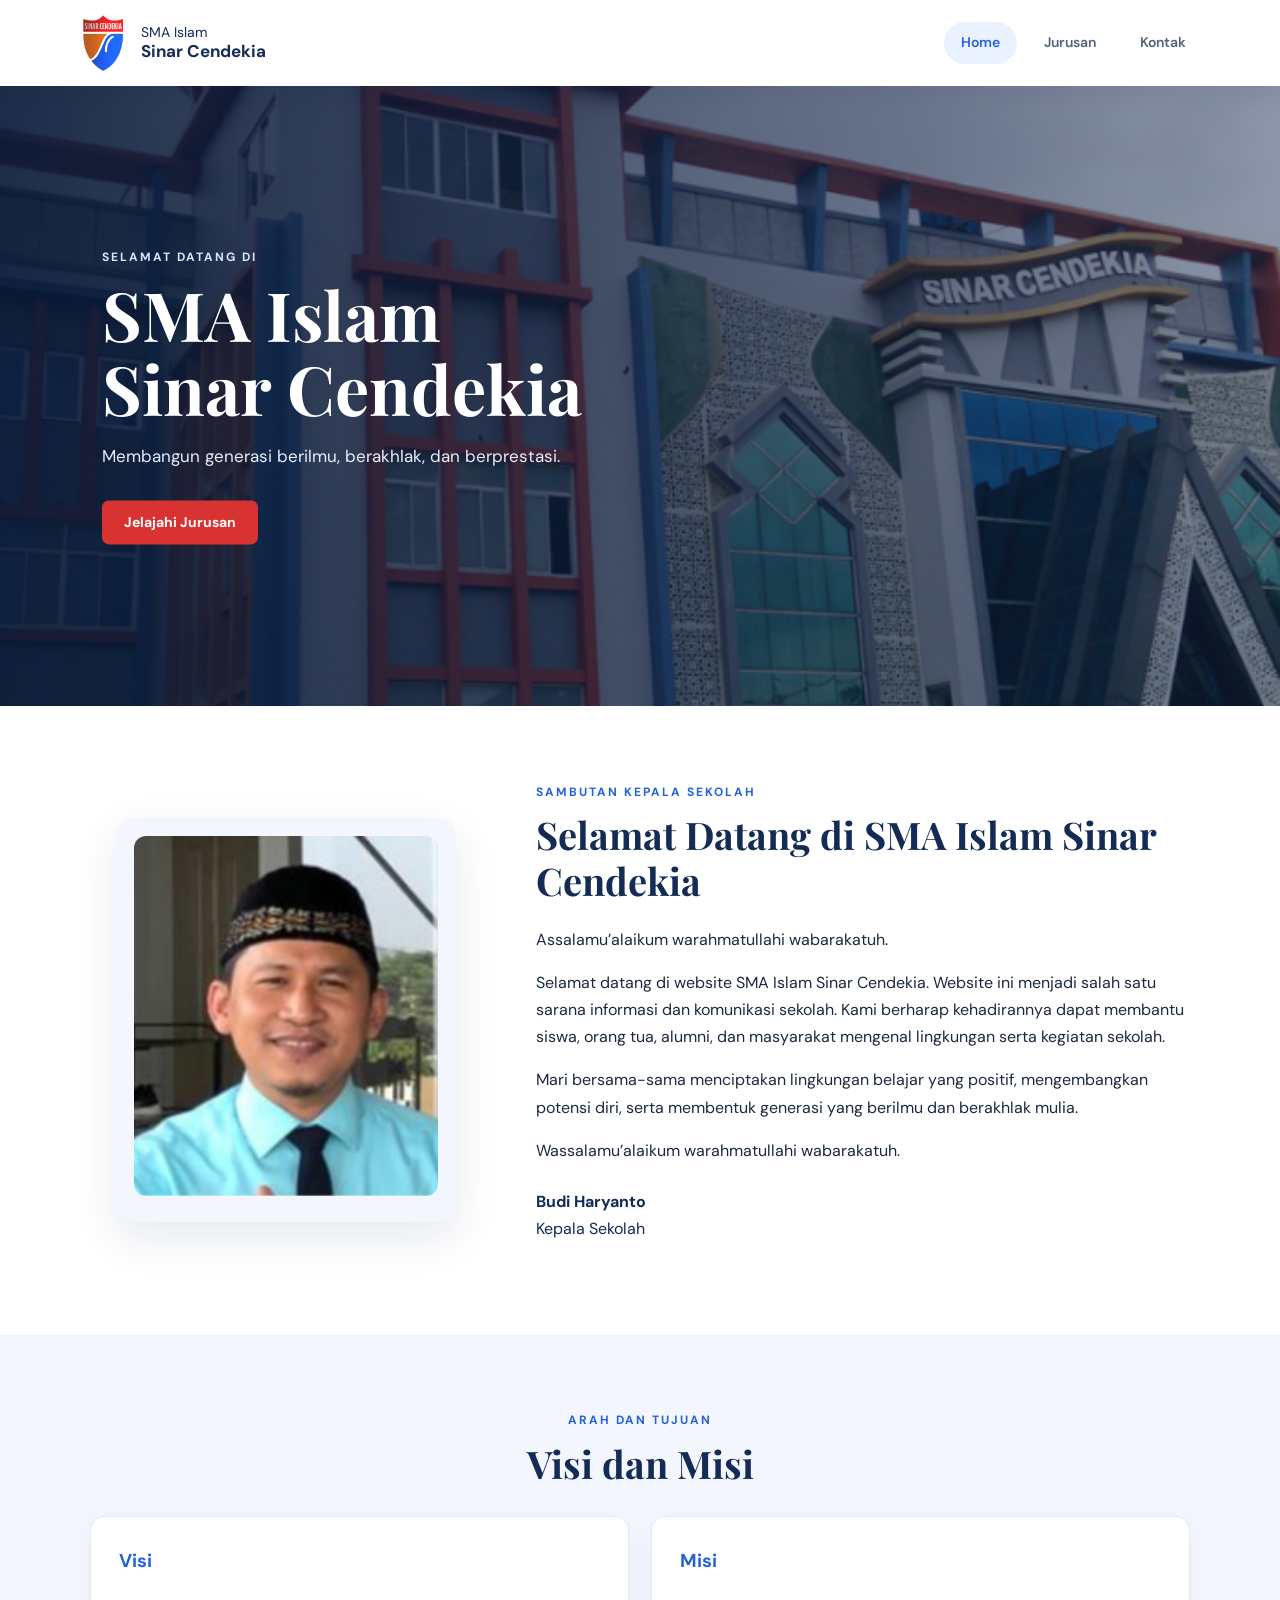
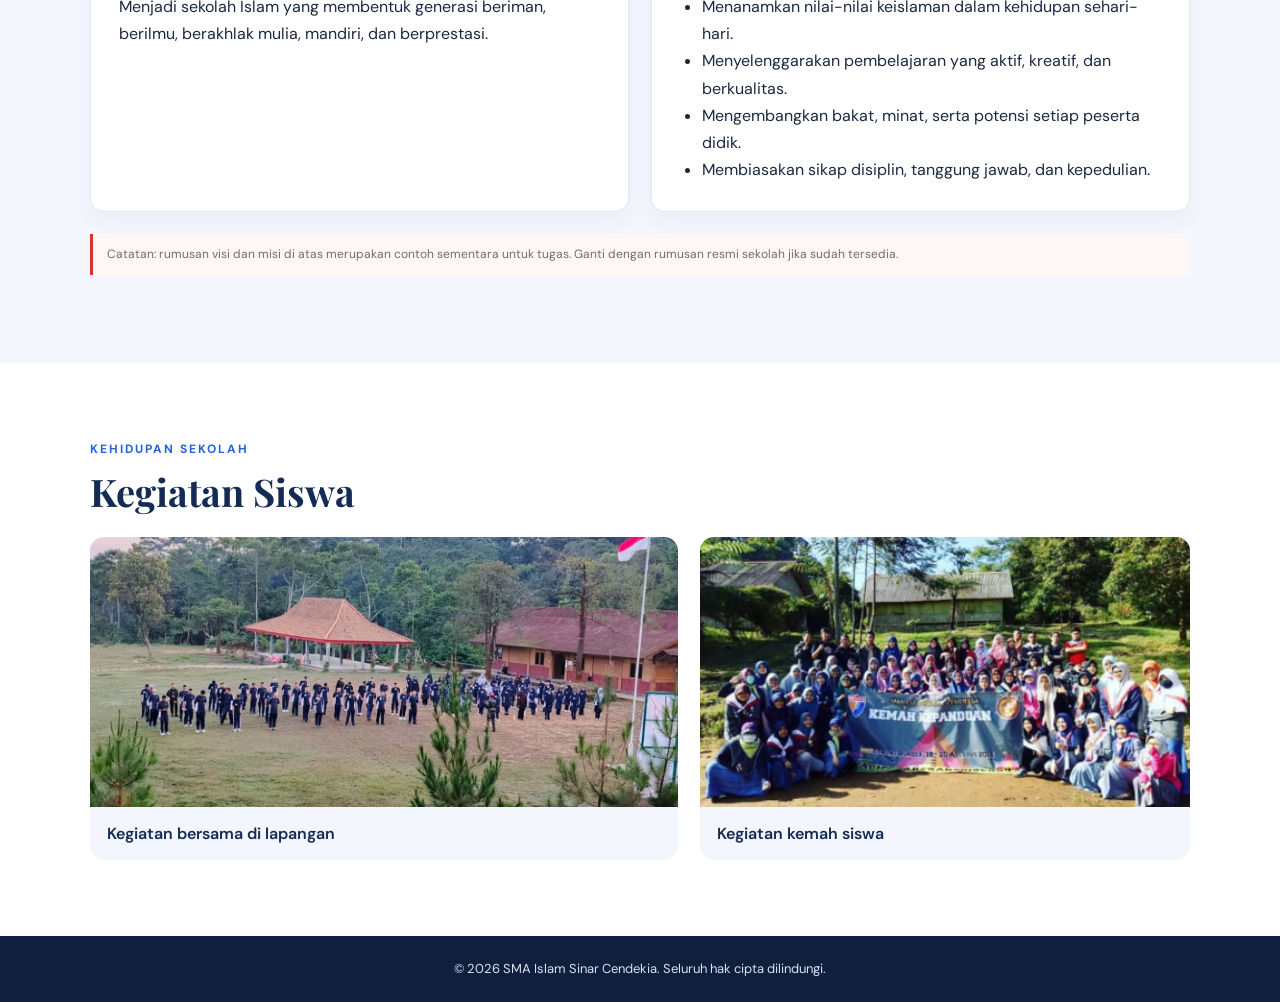
<file: index.html>
<!DOCTYPE html>
<html lang="id">
<head>
  <meta charset="UTF-8">
  <meta name="viewport" content="width=device-width, initial-scale=1.0">
  <title>SMA Islam Sinar Cendekia | Beranda</title>
  <link rel="stylesheet" href="css/style.css">
</head>
<body>
  <header class="site-header">
    <a class="brand" href="index.html">
      <img src="images/logo.png" alt="Logo SMA Islam Sinar Cendekia">
      <span>SMA Islam<br><strong>Sinar Cendekia</strong></span>
    </a>
    <nav aria-label="Navigasi utama">
      <a class="active" href="index.html">Home</a>
      <a href="jurusan.html">Jurusan</a>
      <a href="kontak.html">Kontak</a>
    </nav>
  </header>

  <main>
    <section class="hero">
      <img src="images/gedung-sekolah.png" alt="Gedung SMA Islam Sinar Cendekia">
      <div class="hero-overlay">
        <p class="eyebrow">Selamat Datang di</p>
        <h1>SMA Islam<br>Sinar Cendekia</h1>
        <p>Membangun generasi berilmu, berakhlak, dan berprestasi.</p>
        <a class="button-link" href="jurusan.html">Jelajahi Jurusan</a>
      </div>
    </section>

    <section class="section welcome">
      <div class="principal-photo">
        <img src="images/kepala-sekolah.png" alt="Foto Kepala Sekolah, Budi Haryanto">
      </div>
      <div>
        <p class="eyebrow">Sambutan Kepala Sekolah</p>
        <h2>Selamat Datang di SMA Islam Sinar Cendekia</h2>
        <p>Assalamu’alaikum warahmatullahi wabarakatuh.</p>
        <p>Selamat datang di website SMA Islam Sinar Cendekia. Website ini menjadi salah satu sarana informasi dan komunikasi sekolah. Kami berharap kehadirannya dapat membantu siswa, orang tua, alumni, dan masyarakat mengenal lingkungan serta kegiatan sekolah.</p>
        <p>Mari bersama-sama menciptakan lingkungan belajar yang positif, mengembangkan potensi diri, serta membentuk generasi yang berilmu dan berakhlak mulia.</p>
        <p>Wassalamu’alaikum warahmatullahi wabarakatuh.</p>
        <p class="signature"><strong>Budi Haryanto</strong><br>Kepala Sekolah</p>
      </div>
    </section>

    <section class="section vision-section">
      <p class="eyebrow">Arah dan Tujuan</p>
      <h2>Visi dan Misi</h2>
      <div class="vision-grid">
        <article class="info-card">
          <h3>Visi</h3>
          <p>Menjadi sekolah Islam yang membentuk generasi beriman, berilmu, berakhlak mulia, mandiri, dan berprestasi.</p>
        </article>
        <article class="info-card">
          <h3>Misi</h3>
          <ul>
            <li>Menanamkan nilai-nilai keislaman dalam kehidupan sehari-hari.</li>
            <li>Menyelenggarakan pembelajaran yang aktif, kreatif, dan berkualitas.</li>
            <li>Mengembangkan bakat, minat, serta potensi setiap peserta didik.</li>
            <li>Membiasakan sikap disiplin, tanggung jawab, dan kepedulian.</li>
          </ul>
        </article>
      </div>
      <p class="notice">Catatan: rumusan visi dan misi di atas merupakan contoh sementara untuk tugas. Ganti dengan rumusan resmi sekolah jika sudah tersedia.</p>
    </section>

    <section class="section gallery-section">
      <p class="eyebrow">Kehidupan Sekolah</p>
      <h2>Kegiatan Siswa</h2>
      <div class="gallery-grid">
        <figure><img src="images/kegiatan-lapangan.png" alt="Kegiatan siswa di lapangan sekolah"><figcaption>Kegiatan bersama di lapangan</figcaption></figure>
        <figure><img src="images/kegiatan-kemah.png" alt="Kegiatan kemah dan kebersamaan siswa"><figcaption>Kegiatan kemah siswa</figcaption></figure>
      </div>
    </section>
  </main>

  <footer class="site-footer">
    <p>&copy; 2026 SMA Islam Sinar Cendekia. Seluruh hak cipta dilindungi.</p>
  </footer>
</body>
</html>
</file>
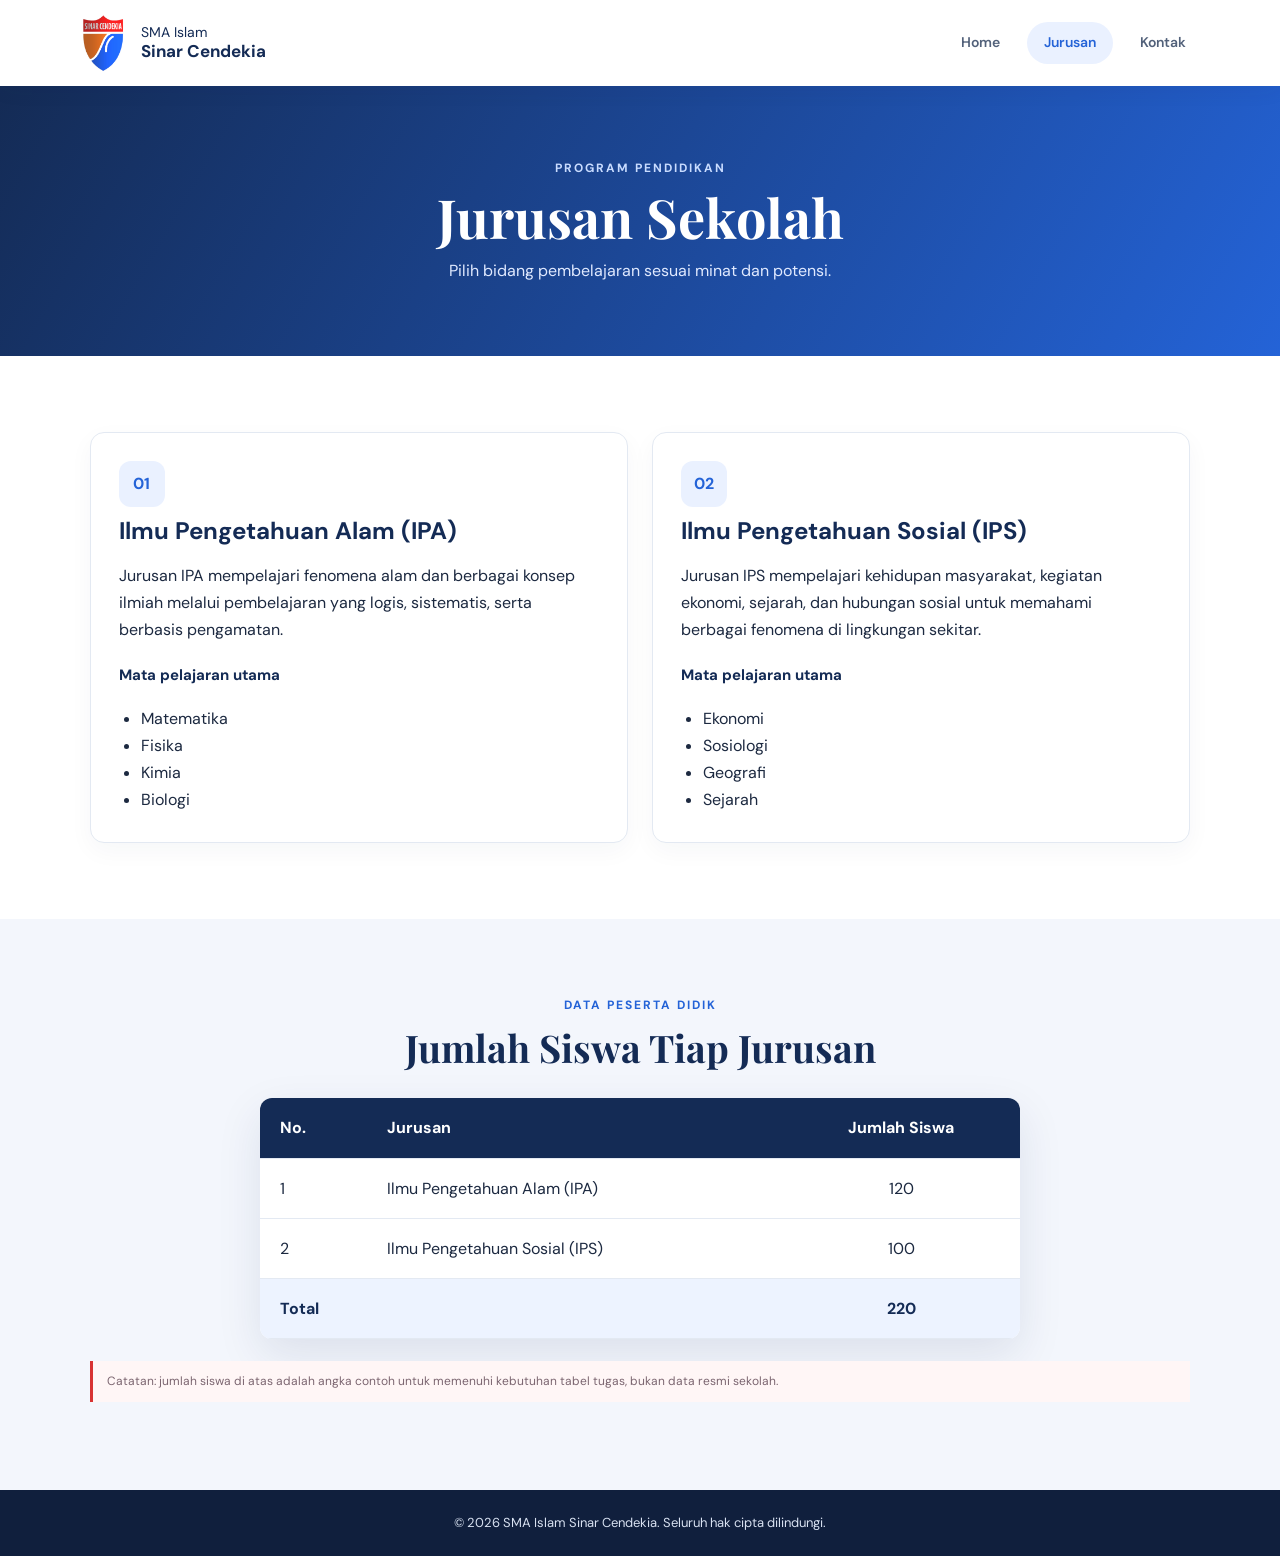
<file: jurusan.html>
<!DOCTYPE html>
<html lang="id">
<head>
  <meta charset="UTF-8">
  <meta name="viewport" content="width=device-width, initial-scale=1.0">
  <title>SMA Islam Sinar Cendekia | Jurusan</title>
  <link rel="stylesheet" href="css/style.css">
</head>
<body>
  <header class="site-header">
    <a class="brand" href="index.html"><img src="images/logo.png" alt="Logo SMA Islam Sinar Cendekia"><span>SMA Islam<br><strong>Sinar Cendekia</strong></span></a>
    <nav aria-label="Navigasi utama"><a href="index.html">Home</a><a class="active" href="jurusan.html">Jurusan</a><a href="kontak.html">Kontak</a></nav>
  </header>
  <main>
    <section class="page-banner"><p class="eyebrow">Program Pendidikan</p><h1>Jurusan Sekolah</h1><p>Pilih bidang pembelajaran sesuai minat dan potensi.</p></section>
    <section class="section major-grid">
      <article class="info-card major-card"><div class="major-icon">01</div><h2>Ilmu Pengetahuan Alam (IPA)</h2><p>Jurusan IPA mempelajari fenomena alam dan berbagai konsep ilmiah melalui pembelajaran yang logis, sistematis, serta berbasis pengamatan.</p><h3>Mata pelajaran utama</h3><ul><li>Matematika</li><li>Fisika</li><li>Kimia</li><li>Biologi</li></ul></article>
      <article class="info-card major-card"><div class="major-icon">02</div><h2>Ilmu Pengetahuan Sosial (IPS)</h2><p>Jurusan IPS mempelajari kehidupan masyarakat, kegiatan ekonomi, sejarah, dan hubungan sosial untuk memahami berbagai fenomena di lingkungan sekitar.</p><h3>Mata pelajaran utama</h3><ul><li>Ekonomi</li><li>Sosiologi</li><li>Geografi</li><li>Sejarah</li></ul></article>
    </section>
    <section class="section table-section">
      <p class="eyebrow">Data Peserta Didik</p><h2>Jumlah Siswa Tiap Jurusan</h2>
      <div class="table-wrap"><table>
        <thead><tr><th>No.</th><th>Jurusan</th><th>Jumlah Siswa</th></tr></thead>
        <tbody><tr><td>1</td><td>Ilmu Pengetahuan Alam (IPA)</td><td>120</td></tr><tr><td>2</td><td>Ilmu Pengetahuan Sosial (IPS)</td><td>100</td></tr><tr class="total-row"><td colspan="2">Total</td><td>220</td></tr></tbody>
      </table></div>
      <p class="notice">Catatan: jumlah siswa di atas adalah angka contoh untuk memenuhi kebutuhan tabel tugas, bukan data resmi sekolah.</p>
    </section>
  </main>
  <footer class="site-footer"><p>&copy; 2026 SMA Islam Sinar Cendekia. Seluruh hak cipta dilindungi.</p></footer>
</body>
</html>
</file>
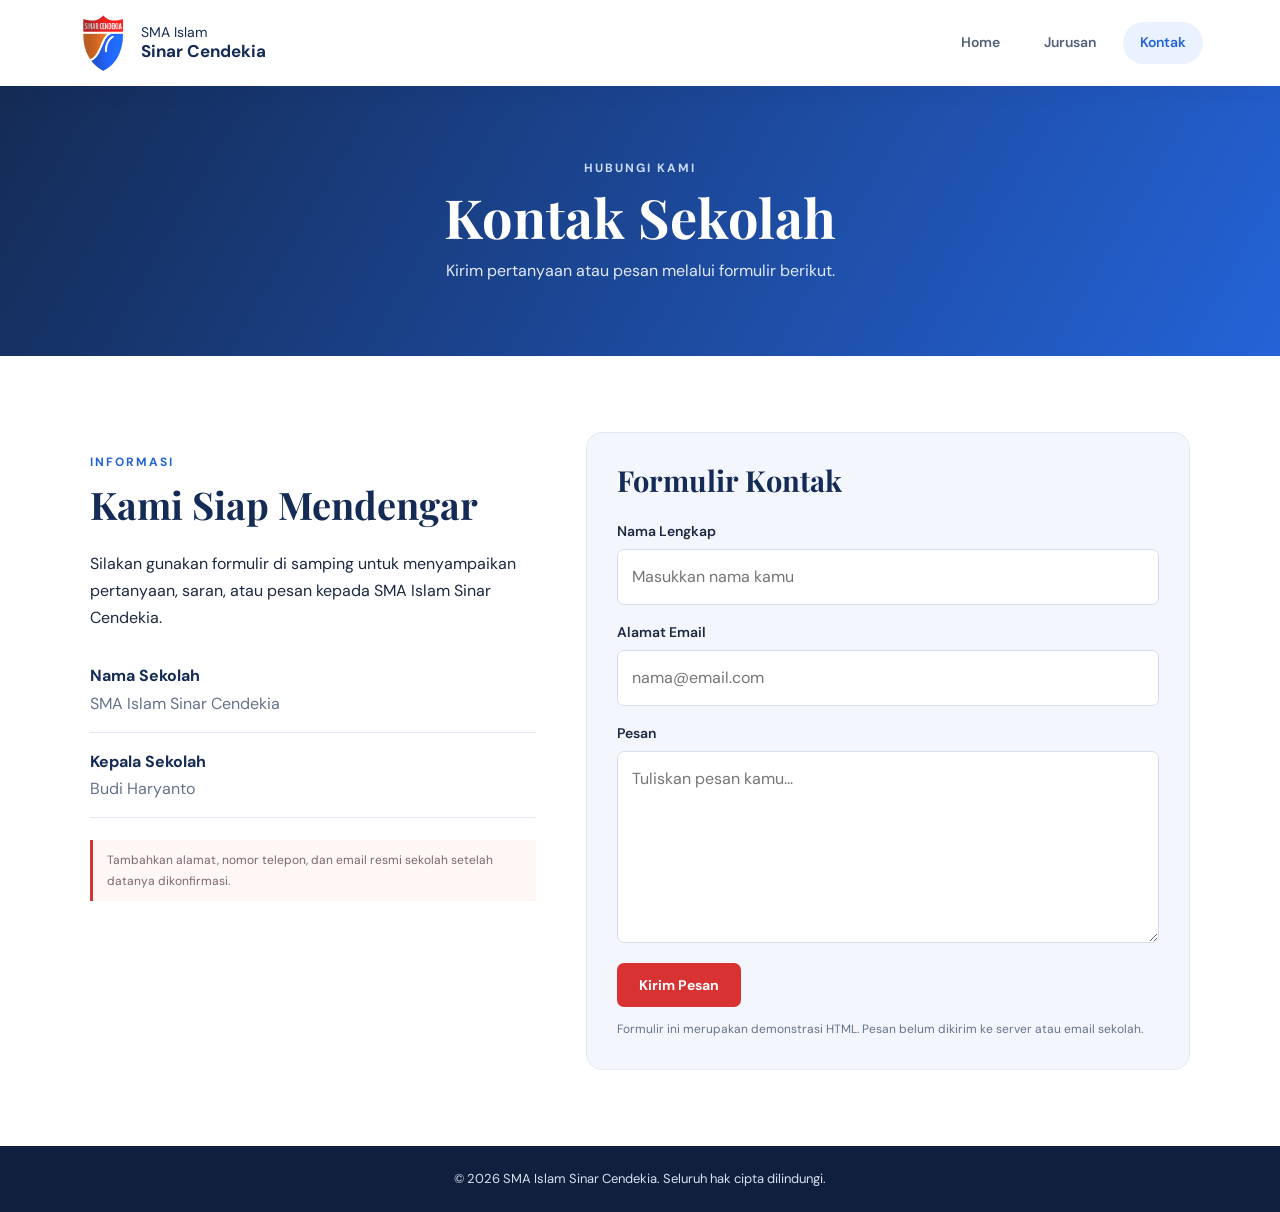
<file: kontak.html>
<!DOCTYPE html>
<html lang="id">
<head>
  <meta charset="UTF-8">
  <meta name="viewport" content="width=device-width, initial-scale=1.0">
  <title>SMA Islam Sinar Cendekia | Kontak</title>
  <link rel="stylesheet" href="css/style.css">
</head>
<body>
  <header class="site-header">
    <a class="brand" href="index.html"><img src="images/logo.png" alt="Logo SMA Islam Sinar Cendekia"><span>SMA Islam<br><strong>Sinar Cendekia</strong></span></a>
    <nav aria-label="Navigasi utama"><a href="index.html">Home</a><a href="jurusan.html">Jurusan</a><a class="active" href="kontak.html">Kontak</a></nav>
  </header>
  <main>
    <section class="page-banner"><p class="eyebrow">Hubungi Kami</p><h1>Kontak Sekolah</h1><p>Kirim pertanyaan atau pesan melalui formulir berikut.</p></section>
    <section class="section contact-layout">
      <div class="contact-copy"><p class="eyebrow">Informasi</p><h2>Kami Siap Mendengar</h2><p>Silakan gunakan formulir di samping untuk menyampaikan pertanyaan, saran, atau pesan kepada SMA Islam Sinar Cendekia.</p><div class="contact-detail"><strong>Nama Sekolah</strong><span>SMA Islam Sinar Cendekia</span></div><div class="contact-detail"><strong>Kepala Sekolah</strong><span>Budi Haryanto</span></div><p class="notice">Tambahkan alamat, nomor telepon, dan email resmi sekolah setelah datanya dikonfirmasi.</p></div>
      <form class="contact-form" action="#" method="get">
        <h2>Formulir Kontak</h2>
        <label for="nama">Nama Lengkap</label><input type="text" id="nama" name="nama" placeholder="Masukkan nama kamu" required>
        <label for="email">Alamat Email</label><input type="email" id="email" name="email" placeholder="nama@email.com" required>
        <label for="pesan">Pesan</label><textarea id="pesan" name="pesan" rows="6" placeholder="Tuliskan pesan kamu..." required></textarea>
        <button type="submit">Kirim Pesan</button>
        <p class="form-note">Formulir ini merupakan demonstrasi HTML. Pesan belum dikirim ke server atau email sekolah.</p>
      </form>
    </section>
  </main>
  <footer class="site-footer"><p>&copy; 2026 SMA Islam Sinar Cendekia. Seluruh hak cipta dilindungi.</p></footer>
</body>
</html>
</file>
<file: css/style.css>
@import url('https://fonts.googleapis.com/css2?family=DM+Sans:wght@400;500;600;700&family=Playfair+Display:wght@600;700&display=swap');
:root{--navy:#142b55;--blue:#2463d7;--red:#d83232;--ink:#1c2940;--muted:#65728a;--pale:#f3f6fc;--white:#fff;--line:#e3e9f2;--shadow:0 16px 45px rgba(20,43,85,.10)}
*{box-sizing:border-box}html{scroll-behavior:smooth}body{margin:0;font-family:'DM Sans',Arial,sans-serif;color:var(--ink);line-height:1.7;background:#fff}a{color:inherit;text-decoration:none}.site-header{min-height:86px;padding:12px max(6vw,24px);display:flex;align-items:center;justify-content:space-between;gap:24px;background:#fff;position:sticky;top:0;z-index:10;box-shadow:0 4px 20px rgba(20,43,85,.06)}.brand{display:flex;align-items:center;gap:12px;font-size:14px;line-height:1.25;color:var(--navy)}.brand img{width:52px;height:62px;object-fit:contain}.brand strong{font-size:17px}.site-header nav{display:flex;gap:10px;flex-wrap:wrap}.site-header nav a{padding:9px 17px;border-radius:24px;color:#52617a;font-weight:600;font-size:14px}.site-header nav a:hover,.site-header nav a.active{background:#eaf1ff;color:var(--blue)}.hero{height:min(620px,72vh);min-height:430px;position:relative;overflow:hidden;background:var(--navy)}.hero>img{width:100%;height:100%;object-fit:cover;object-position:center 48%;opacity:.66}.hero:after{content:"";position:absolute;inset:0;background:linear-gradient(90deg,rgba(9,25,55,.88),rgba(9,25,55,.2))}.hero-overlay{position:absolute;z-index:1;left:max(8vw,28px);top:50%;transform:translateY(-50%);max-width:570px;color:white}.eyebrow{text-transform:uppercase;letter-spacing:2px;color:var(--blue);font-size:12px;font-weight:700;margin:0 0 10px}.hero .eyebrow{color:#d7e5ff}.hero h1,.page-banner h1{font-family:'Playfair Display',Georgia,serif;font-size:clamp(40px,6vw,68px);line-height:1.08;margin:0 0 18px}.hero-overlay>p:not(.eyebrow){font-size:17px;max-width:470px;color:#e7edfa}.button-link,button{display:inline-block;background:var(--red);color:#fff;border:0;border-radius:7px;padding:13px 22px;font:700 14px 'DM Sans',sans-serif;cursor:pointer;margin-top:12px}.button-link:hover,button:hover{background:#b9232b}.section{padding:76px max(7vw,24px)}.section h2{font-family:'Playfair Display',Georgia,serif;font-size:clamp(28px,4vw,38px);line-height:1.2;color:var(--navy);margin:0 0 22px}.welcome{display:grid;grid-template-columns:minmax(220px,.75fr) 1.25fr;gap:54px;align-items:center}.principal-photo{background:var(--pale);padding:18px;border-radius:18px;box-shadow:var(--shadow);max-width:340px;margin:auto}.principal-photo img{width:100%;height:360px;object-fit:cover;object-position:center top;border-radius:12px}.signature{margin-top:24px;color:var(--navy)}.vision-section,.table-section{background:var(--pale)}.vision-section>.eyebrow,.vision-section>h2,.table-section>.eyebrow,.table-section>h2{text-align:center}.vision-grid{display:grid;grid-template-columns:1fr 1fr;gap:22px;margin-top:30px}.info-card{background:#fff;border:1px solid var(--line);border-radius:14px;padding:28px;box-shadow:0 8px 25px rgba(20,43,85,.04)}.info-card h3{color:var(--blue);margin:0 0 12px}.info-card ul{padding-left:22px;margin-bottom:0}.notice{font-size:12px;color:#7b6570;background:#fff6f6;border-left:3px solid var(--red);padding:10px 14px;margin-top:22px}.gallery-grid{display:grid;grid-template-columns:1.2fr 1fr;gap:22px}.gallery-grid figure{margin:0;background:var(--pale);border-radius:14px;overflow:hidden}.gallery-grid img{width:100%;height:270px;object-fit:cover;display:block}.gallery-grid figcaption{padding:13px 17px;font-weight:600;color:var(--navy)}.page-banner{padding:72px 24px;text-align:center;color:white;background:linear-gradient(120deg,#142b55,#2463d7)}.page-banner .eyebrow{color:#c9dcff}.page-banner h1{font-size:clamp(38px,5vw,54px);margin-bottom:10px}.page-banner p:last-child{margin:0;color:#e1eaff}.major-grid{display:grid;grid-template-columns:1fr 1fr;gap:24px}.major-card h2{font-family:'DM Sans',sans-serif;font-size:24px;margin:10px 0 12px}.major-icon{width:46px;height:46px;border-radius:12px;display:grid;place-items:center;background:#eaf1ff;color:var(--blue);font-weight:700}.major-card h3{font-size:15px;margin:20px 0 5px;color:var(--navy)}.table-wrap{max-width:760px;margin:28px auto 0;overflow-x:auto;background:white;border-radius:12px;box-shadow:var(--shadow)}table{width:100%;border-collapse:collapse;text-align:left}th,td{padding:16px 20px;border-bottom:1px solid var(--line)}th{background:var(--navy);color:#fff}td:last-child,th:last-child{text-align:center}.total-row{font-weight:700;color:var(--navy);background:#edf3ff}.contact-layout{display:grid;grid-template-columns:.85fr 1.15fr;gap:50px;align-items:start}.contact-copy{padding-top:20px}.contact-detail{display:flex;flex-direction:column;padding:15px 0;border-bottom:1px solid var(--line)}.contact-detail strong{color:var(--navy)}.contact-detail span{color:var(--muted)}.contact-form{padding:30px;background:var(--pale);border:1px solid var(--line);border-radius:16px}.contact-form h2{font-size:29px}.contact-form label{display:block;font-weight:600;font-size:14px;margin:16px 0 6px}.contact-form input,.contact-form textarea{width:100%;padding:13px 14px;border:1px solid #d5deeb;border-radius:7px;font:inherit;background:white;color:var(--ink)}.contact-form input:focus,.contact-form textarea:focus{outline:2px solid #b9ceff;border-color:var(--blue)}.contact-form textarea{resize:vertical}.form-note{font-size:12px;color:var(--muted);margin-bottom:0}.site-footer{background:#101f3d;color:#d8e1f1;text-align:center;padding:22px 20px;font-size:13px}.site-footer p{margin:0}
@media(max-width:760px){.site-header{padding:10px 18px;align-items:flex-start;flex-direction:column;gap:8px}.site-header nav{width:100%;gap:2px}.site-header nav a{padding:8px 13px}.hero{min-height:470px;height:65vh}.hero-overlay{left:25px;right:20px}.welcome,.vision-grid,.gallery-grid,.major-grid,.contact-layout{grid-template-columns:1fr}.welcome{gap:30px}.principal-photo img{height:310px}.section{padding:54px 22px}.gallery-grid img{height:230px}.contact-layout{gap:25px}}
</file>
